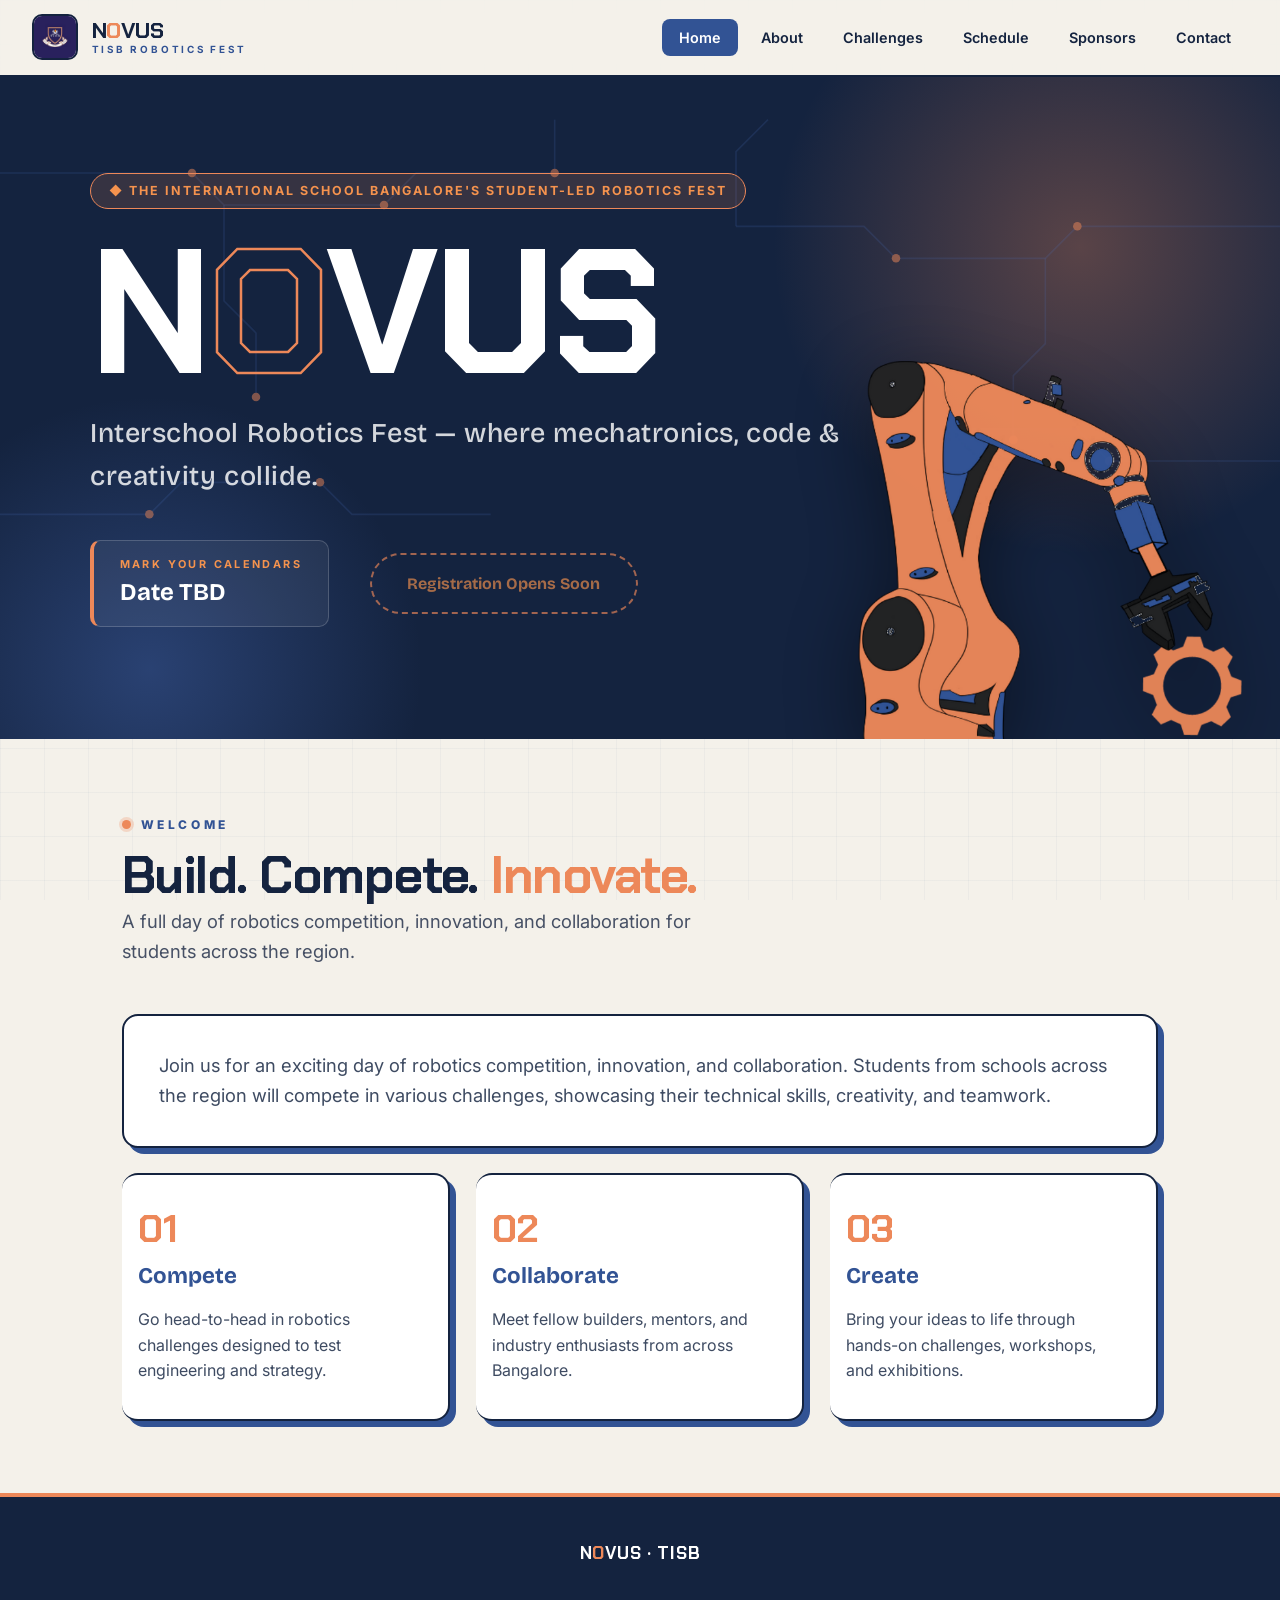
<file: index.html>
<!DOCTYPE html>
<html lang="en">
<head>
<meta charset="UTF-8">
<meta name="viewport" content="width=device-width, initial-scale=1.0">
<title>NOVUS — Interschool Robotics Fest | TISB</title>
<link rel="icon" type="image/png" href="[data-uri]">
<link href="https://fonts.googleapis.com/css2?family=Chakra+Petch:wght@400;500;600;700&family=Bricolage+Grotesque:opsz,wght@12..96,400;12..96,600;12..96,700;12..96,800&family=Inter:wght@400;500;600;700;800&display=swap" rel="stylesheet">
<style>
:root {
    --orange: #ED8859;
    --orange-bright: #F5934E;
    --orange-deep: #D9743F;
    --blue: #325394;
    --blue-deep: #25406f;
    --blue-bright: #4a6fbf;
    --ink: #14233f;
    --paper: #f4f1ea;
    --paper-warm: #ece6da;
    --white: #ffffff;
}

* { margin: 0; padding: 0; box-sizing: border-box; }

html { scroll-behavior: smooth; }

body {
    font-family: 'Inter', sans-serif;
    background: var(--paper);
    color: var(--ink);
    line-height: 1.6;
    overflow-x: hidden;
    min-height: 100vh;
    display: flex;
    flex-direction: column;
}

/* Content area grows so footer is pushed to the bottom on short pages */
main {
    flex: 1 0 auto;
    display: flex;
    flex-direction: column;
}
main .page.active {
    flex: 1 0 auto;
}
footer { flex-shrink: 0; }

/* ---------- Decorative grid background ---------- */
.bg-grid {
    position: fixed;
    inset: 0;
    background-image:
        linear-gradient(rgba(50,83,148,0.04) 1px, transparent 1px),
        linear-gradient(90deg, rgba(50,83,148,0.04) 1px, transparent 1px);
    background-size: 44px 44px;
    z-index: 0;
    pointer-events: none;
}

/* ---------- Navigation ---------- */
nav {
    position: sticky;
    top: 0;
    z-index: 1000;
    background: rgba(244,241,234,0.85);
    backdrop-filter: blur(12px);
    border-bottom: 2px solid var(--ink);
}

.nav-container {
    max-width: 1300px;
    margin: 0 auto;
    padding: 0.9rem 2rem;
    display: flex;
    align-items: center;
    justify-content: space-between;
    gap: 1.5rem;
    flex-wrap: wrap;
}

.brand {
    display: flex;
    align-items: center;
    gap: 0.85rem;
    text-decoration: none;
    color: var(--ink);
}

.brand-logo {
    width: 46px;
    height: 46px;
    border-radius: 10px;
    overflow: hidden;
    border: 2px solid var(--ink);
    flex-shrink: 0;
    display: block;
    background: var(--white);
}

.brand-logo img { width: 100%; height: 100%; object-fit: cover; display: block; }

.brand-text { display: flex; flex-direction: column; line-height: 1; }
.brand-name {
    font-family: 'Chakra Petch', sans-serif;
    font-weight: 700;
    font-size: 1.4rem;
    letter-spacing: -0.02em;
}
.brand-name .o { color: var(--orange); }
.brand-sub {
    font-size: 0.62rem;
    font-weight: 700;
    letter-spacing: 0.28em;
    text-transform: uppercase;
    color: var(--blue);
    margin-top: 3px;
}

nav ul { list-style: none; display: flex; gap: 0.35rem; flex-wrap: wrap; }

/* Hamburger toggle — hidden on desktop, shown only on mobile */
.nav-toggle {
    display: none;
    flex-direction: column;
    justify-content: center;
    align-items: center;
    gap: 5px;
    width: 44px;
    height: 44px;
    padding: 0;
    background: transparent;
    border: none;
    cursor: pointer;
}
.nav-toggle span {
    display: block;
    width: 26px;
    height: 3px;
    background: var(--ink);
    border-radius: 2px;
    transition: transform 0.3s ease, opacity 0.2s ease;
    flex-shrink: 0;
}
.nav-toggle.open span:nth-child(1) { transform: translateY(7.5px) rotate(45deg); }
.nav-toggle.open span:nth-child(2) { opacity: 0; }
.nav-toggle.open span:nth-child(3) { transform: translateY(-7.5px) rotate(-45deg); }

nav a.nav-link {
    color: var(--ink);
    text-decoration: none;
    font-weight: 600;
    font-size: 0.9rem;
    padding: 0.5rem 0.95rem;
    border-radius: 8px;
    transition: all 0.2s ease;
    border: 2px solid transparent;
    cursor: pointer;
}
nav a.nav-link:hover { background: rgba(50,83,148,0.08); }
nav a.nav-link.active {
    background: var(--blue);
    color: var(--white);
}

/* ---------- Page sections ---------- */
.page { display: none; position: relative; z-index: 1; }
.page.active { display: block; animation: fade 0.5s ease; }
@keyframes fade { from { opacity: 0; transform: translateY(12px); } to { opacity: 1; transform: translateY(0); } }

/* Staggered entrance for content blocks when a page activates */
.page.active .reveal {
    opacity: 0;
    animation: rise 0.7s cubic-bezier(0.16,1,0.3,1) forwards;
}
@keyframes rise {
    from { opacity: 0; transform: translateY(28px); }
    to { opacity: 1; transform: translateY(0); }
}
.page.active .reveal:nth-child(1) { animation-delay: 0.05s; }
.page.active .reveal:nth-child(2) { animation-delay: 0.15s; }
.page.active .reveal:nth-child(3) { animation-delay: 0.25s; }
.page.active .reveal:nth-child(4) { animation-delay: 0.35s; }
.page.active .reveal:nth-child(5) { animation-delay: 0.45s; }
.page.active .reveal:nth-child(6) { animation-delay: 0.55s; }

/* Hero entrance */
.page.active .hero-badge { animation: rise 0.7s cubic-bezier(0.16,1,0.3,1) 0.05s backwards; }
.page.active .hero h1 { animation: heroPop 0.9s cubic-bezier(0.16,1,0.3,1) 0.15s backwards; }
.page.active .hero-tag { animation: rise 0.7s cubic-bezier(0.16,1,0.3,1) 0.35s backwards; }
.page.active .hero-meta { animation: rise 0.7s cubic-bezier(0.16,1,0.3,1) 0.5s backwards; }
@keyframes heroPop {
    from { opacity: 0; transform: translateY(40px) scale(0.95); }
    to { opacity: 1; transform: translateY(0) scale(1); }
}

/* The stroked O in the hero */
.hero h1 .stroke {
    display: inline-block;
}

/* Nav links get an animated underline */
nav a.nav-link { position: relative; }
nav a.nav-link::after {
    content: '';
    position: absolute;
    left: 0.95rem; right: 0.95rem;
    bottom: 0.25rem;
    height: 2px;
    background: var(--orange);
    transform: scaleX(0);
    transform-origin: left;
    transition: transform 0.3s cubic-bezier(0.16,1,0.3,1);
}
nav a.nav-link:hover::after { transform: scaleX(1); }
nav a.nav-link.active::after { transform: scaleX(0); }

@media (prefers-reduced-motion: reduce) {
    *, *::before, *::after { animation: none !important; transition: none !important; }
}

.container { max-width: 1100px; margin: 0 auto; padding: 4.5rem 2rem; position: relative; z-index: 1; }

.section-title {
    font-family: 'Chakra Petch', sans-serif;
    font-weight: 700;
    font-size: clamp(2rem, 4.5vw, 3.2rem);
    letter-spacing: -0.03em;
    margin-bottom: 0.4rem;
    line-height: 1;
}
.section-title .accent { color: var(--orange); }
.section-kicker {
    font-size: 0.75rem;
    font-weight: 800;
    letter-spacing: 0.3em;
    text-transform: uppercase;
    color: var(--blue);
    margin-bottom: 1rem;
    display: inline-flex;
    align-items: center;
    gap: 0.6rem;
}
.section-kicker::before {
    content: '';
    width: 9px;
    height: 9px;
    border-radius: 50%;
    background: var(--orange);
    box-shadow: 0 0 0 3px rgba(237,136,89,0.25);
    animation: blink 2.2s ease-in-out infinite;
    flex-shrink: 0;
}
@keyframes blink {
    0%, 100% { opacity: 1; box-shadow: 0 0 0 3px rgba(237,136,89,0.25); }
    50% { opacity: 0.4; box-shadow: 0 0 0 6px rgba(237,136,89,0.08); }
}
.section-lead {
    font-size: 1.15rem;
    max-width: 640px;
    color: rgba(20,35,63,0.78);
    margin-bottom: 3rem;
}

/* ---------- Hero ---------- */
.hero {
    position: relative;
    background: var(--ink);
    color: var(--white);
    overflow: hidden;
    padding: 6rem 2rem 7rem;
}
/* circuit-board trace texture */
.hero-circuit {
    position: absolute;
    inset: 0;
    z-index: 1;
    opacity: 0.5;
    pointer-events: none;
}
.hero-circuit .trace {
    fill: none;
    stroke: var(--blue-bright);
    stroke-width: 1.5;
    opacity: 0.35;
}
.hero-circuit .node {
    fill: var(--orange);
}
.hero-circuit .pulse {
    fill: var(--orange-bright);
    opacity: 0;
    animation: pulseNode 4s ease-in-out infinite;
}
.hero-circuit .pulse.p2 { animation-delay: 1.3s; }
.hero-circuit .pulse.p3 { animation-delay: 2.6s; }
.hero-circuit .pulse.p4 { animation-delay: 0.7s; }
@keyframes pulseNode {
    0%, 100% { opacity: 0; r: 3; }
    50% { opacity: 1; r: 6; }
}
.hero::before {
    content: '';
    position: absolute;
    width: 700px; height: 700px;
    background: radial-gradient(circle, var(--orange) 0%, transparent 62%);
    opacity: 0.32;
    top: -180px; right: -150px;
    animation: float 11s ease-in-out infinite;
}
.hero::after {
    content: '';
    position: absolute;
    width: 620px; height: 620px;
    background: radial-gradient(circle, var(--blue-bright) 0%, transparent 62%);
    opacity: 0.4;
    bottom: -240px; left: -160px;
    animation: float 13s ease-in-out infinite reverse;
}
@keyframes float { 0%,100% { transform: translate(0,0); } 50% { transform: translate(28px,30px); } }

/* robotic arm decoration */
.hero-robot {
    position: absolute;
    right: 3%;
    bottom: -2%;
    width: clamp(240px, 30vw, 430px);
    height: auto;
    z-index: 2;
    opacity: 0.96;
    filter: drop-shadow(0 18px 40px rgba(0,0,0,0.45));
    animation: armFloat 7s ease-in-out infinite;
    transform-origin: bottom center;
    pointer-events: none;
}
@keyframes armFloat {
    0%, 100% { transform: translateY(0) rotate(0deg); }
    50% { transform: translateY(-14px) rotate(-1.2deg); }
}
@media (max-width: 880px) {
    .hero-robot { opacity: 0.18; right: -6%; bottom: 0; width: 320px; }
}

.hero-inner { max-width: 1100px; margin: 0 auto; position: relative; z-index: 3; }
@media (min-width: 881px) {
    .hero-inner { padding-right: clamp(0px, 22vw, 360px); }
}
.hero-badge {
    display: inline-flex;
    align-items: center;
    gap: 0.5rem;
    background: rgba(237,136,89,0.16);
    border: 1.5px solid var(--orange);
    color: var(--orange-bright);
    padding: 0.45rem 1.1rem;
    border-radius: 50px;
    font-size: 0.78rem;
    font-weight: 700;
    letter-spacing: 0.16em;
    text-transform: uppercase;
    margin-bottom: 1.8rem;
}
.hero h1 {
    font-family: 'Chakra Petch', sans-serif;
    font-weight: 700;
    font-size: clamp(4rem, 14vw, 11rem);
    line-height: 0.85;
    letter-spacing: -0.03em;
    margin-bottom: 1.5rem;
}
.hero h1 .stroke {
    -webkit-text-stroke: 2.5px var(--orange);
    color: transparent;
}
.hero-tag {
    font-family: 'Bricolage Grotesque', sans-serif;
    font-size: clamp(1.1rem, 2.4vw, 1.7rem);
    font-weight: 500;
    color: rgba(255,255,255,0.82);
    letter-spacing: 0.02em;
    margin-bottom: 2.6rem;
}
.hero-meta { display: flex; gap: 2.6rem; flex-wrap: wrap; align-items: center; }
.hero-date {
    display: inline-flex;
    flex-direction: column;
    background: rgba(255,255,255,0.06);
    border: 1.5px solid rgba(255,255,255,0.18);
    border-left: 4px solid var(--orange);
    padding: 0.9rem 1.6rem;
    border-radius: 10px;
}
.hero-date .lbl { font-size: 0.68rem; letter-spacing: 0.22em; text-transform: uppercase; color: var(--orange-bright); font-weight: 700; }
.hero-date .val { font-family: 'Bricolage Grotesque', sans-serif; font-size: 1.5rem; font-weight: 700; }

/* ---------- Buttons ---------- */
.btn {
    display: inline-flex;
    align-items: center;
    gap: 0.6rem;
    font-family: 'Bricolage Grotesque', sans-serif;
    font-weight: 700;
    font-size: 1rem;
    padding: 1rem 2.2rem;
    border-radius: 50px;
    text-decoration: none;
    cursor: pointer;
    border: 2px solid var(--orange);
    transition: all 0.25s cubic-bezier(0.16,1,0.3,1);
}
.btn-primary { background: var(--orange); color: var(--ink); }
.btn-primary:hover { background: var(--orange-bright); transform: translateY(-3px); box-shadow: 0 12px 28px rgba(237,136,89,0.35); }
.btn-disabled { background: transparent; color: var(--orange-bright); opacity: 0.65; cursor: not-allowed; border-style: dashed; }

/* ---------- Cards ---------- */
.card {
    background: var(--white);
    border: 2px solid var(--ink);
    border-radius: 16px;
    padding: 2.2rem;
    box-shadow: 6px 6px 0 var(--blue);
    transition: all 0.25s cubic-bezier(0.16,1,0.3,1);
}
.card:hover { transform: translate(-3px,-3px); box-shadow: 9px 9px 0 var(--orange); }
.card h3 { font-family: 'Bricolage Grotesque', sans-serif; font-size: 1.4rem; font-weight: 700; margin-bottom: 0.8rem; color: var(--blue); }
.card p { color: rgba(20,35,63,0.82); }
.card p strong { color: var(--orange-deep); }

.card-stack { display: flex; flex-direction: column; gap: 1.6rem; }

.grid-2 { display: grid; grid-template-columns: repeat(auto-fit, minmax(300px,1fr)); gap: 1.6rem; }
.grid-3 { display: grid; grid-template-columns: repeat(auto-fit, minmax(260px,1fr)); gap: 1.6rem; }

/* number badge */
.numbered { position: relative; padding-left: 1rem; border-left: none; }
.num-tag {
    font-family: 'Chakra Petch', sans-serif;
    font-weight: 700;
    font-size: 2.4rem;
    color: var(--orange);
    line-height: 1;
    margin-bottom: 0.6rem;
    display: block;
}

/* ---------- Schedule ---------- */
.timeline { display: flex; flex-direction: column; gap: 1rem; }
.slot {
    display: flex;
    gap: 1.6rem;
    align-items: center;
    background: var(--white);
    border: 2px solid var(--ink);
    border-radius: 14px;
    padding: 1.3rem 1.6rem;
    transition: all 0.2s ease;
}
.slot:hover { background: var(--paper-warm); transform: translateX(6px); }
.slot .time {
    font-family: 'Bricolage Grotesque', sans-serif;
    font-weight: 700;
    background: var(--blue);
    color: var(--white);
    padding: 0.7rem 1rem;
    border-radius: 9px;
    min-width: 130px;
    text-align: center;
    flex-shrink: 0;
}
.slot .what h3 { font-family: 'Bricolage Grotesque', sans-serif; font-size: 1.15rem; margin-bottom: 0.2rem; }
.slot .what p { color: rgba(20,35,63,0.7); font-size: 0.95rem; }

/* ---------- Contact ---------- */
.contact-grid { display: grid; grid-template-columns: repeat(auto-fit, minmax(240px,1fr)); gap: 1.4rem; margin-bottom: 2.5rem; }
.contact-card {
    background: var(--white);
    border: 2px solid var(--ink);
    border-radius: 14px;
    padding: 1.8rem;
    box-shadow: 5px 5px 0 var(--blue);
}
.contact-card .ico { margin-bottom: 0.8rem; color: var(--orange); }
.contact-card .ico svg { width: 30px; height: 30px; }
.contact-card h3 { font-family: 'Bricolage Grotesque', sans-serif; color: var(--blue); font-size: 1.05rem; letter-spacing: 0.04em; text-transform: uppercase; margin-bottom: 0.6rem; }
.contact-card p, .contact-card a { color: rgba(20,35,63,0.85); text-decoration: none; }
.contact-card a:hover { color: var(--orange-deep); }
.map-wrap { border: 2px solid var(--ink); border-radius: 16px; overflow: hidden; box-shadow: 6px 6px 0 var(--orange); }
.map-wrap iframe { width: 100%; height: 380px; border: 0; display: block; }

/* ---------- Sponsor / placeholder ---------- */
.soon {
    background: rgba(50,83,148,0.05);
    border: 2px dashed var(--blue);
    border-radius: 16px;
    padding: 3rem 2rem;
    text-align: center;
}
.soon h3 { font-family: 'Bricolage Grotesque', sans-serif; color: var(--blue); font-size: 1.3rem; margin-bottom: 0.6rem; }
.soon p { color: rgba(20,35,63,0.7); }

/* ---------- Footer ---------- */
footer {
    background: var(--ink);
    color: rgba(255,255,255,0.75);
    text-align: center;
    padding: 2.6rem 2rem;
    position: relative;
    z-index: 1;
    border-top: 4px solid var(--orange);
}
footer .fbrand { font-family: 'Chakra Petch', sans-serif; font-weight: 700; color: var(--white); font-size: 1.1rem; letter-spacing: 0.04em; margin-bottom: 0.4rem; }
footer .fbrand .o { color: var(--orange); }
footer p { font-size: 0.88rem; }

/* ---------- Responsive ---------- */
@media (max-width: 760px) {
    .nav-container {
        justify-content: space-between;
        flex-wrap: nowrap;
        padding: 0.7rem 1.2rem;
    }
    .nav-toggle { display: flex; }

    /* Menu becomes a dropdown panel */
    nav ul {
        position: absolute;
        top: 100%;
        left: 0;
        right: 0;
        flex-direction: column;
        gap: 0;
        background: var(--paper);
        border-bottom: 2px solid var(--ink);
        box-shadow: 0 12px 24px rgba(20,35,63,0.12);
        max-height: 0;
        overflow: hidden;
        transition: max-height 0.35s cubic-bezier(0.16,1,0.3,1);
    }
    nav ul.open { max-height: 420px; }
    nav ul li { width: 100%; border-top: 1px solid rgba(20,35,63,0.08); }
    nav a.nav-link {
        display: block;
        width: 100%;
        padding: 1rem 1.4rem;
        border-radius: 0;
        font-size: 1rem;
        border: none;
    }
    nav a.nav-link::after { display: none; }
    nav a.nav-link.active { background: var(--blue); color: var(--white); }
    nav { position: sticky; }

    .brand-name { font-size: 1.2rem; }
    .brand-sub { display: none; }
    .brand-logo { width: 40px; height: 40px; }

    .hero-meta { gap: 1.4rem; }
    .slot { flex-direction: column; align-items: flex-start; gap: 0.8rem; }
    .slot .time { min-width: auto; }
}
</style>
</head>
<body>
<div class="bg-grid"></div>

<nav>
    <div class="nav-container">
        <div class="brand">
            <a href="https://www.tisb.org/" target="_blank" rel="noopener noreferrer" class="brand-logo" aria-label="Visit TISB website"><img src="[data-uri]" alt="TISB logo"></a>
            <span class="brand-text">
                <span class="brand-name">N<span class="o">O</span>VUS</span>
                <span class="brand-sub">TISB Robotics Fest</span>
            </span>
        </div>
        <button class="nav-toggle" id="navToggle" aria-label="Open menu" aria-expanded="false">
            <span></span><span></span><span></span>
        </button>
        <ul>
            <li><a class="nav-link active" data-go="home">Home</a></li>
            <li><a class="nav-link" data-go="about">About</a></li>
            <li><a class="nav-link" data-go="challenges">Challenges</a></li>
            <li><a class="nav-link" data-go="schedule">Schedule</a></li>
            <li><a class="nav-link" data-go="sponsors">Sponsors</a></li>
            <li><a class="nav-link" data-go="contact">Contact</a></li>
        </ul>
    </div>
</nav>

<main>

<!-- ============ HOME ============ -->
<section class="page active" id="home">
    <div class="hero">
        <svg class="hero-circuit" viewBox="0 0 1200 500" preserveAspectRatio="xMidYMid slice" xmlns="http://www.w3.org/2000/svg">
            <path class="trace" d="M0 90 H180 L210 120 H360 L390 90 H520"/>
            <path class="trace" d="M1200 140 H1010 L980 170 H840 L810 140 H690"/>
            <path class="trace" d="M0 410 H140 L170 380 H300 L330 410 H460"/>
            <path class="trace" d="M1200 360 H1040 L1010 330 H900"/>
            <path class="trace" d="M210 120 V210 L240 240 V300"/>
            <path class="trace" d="M980 170 V250 L950 280 V340"/>
            <path class="trace" d="M520 90 V40"/>
            <path class="trace" d="M690 140 V70 L720 40"/>
            <circle class="node" cx="180" cy="90" r="4"/>
            <circle class="node" cx="360" cy="120" r="4"/>
            <circle class="node" cx="520" cy="90" r="4"/>
            <circle class="node" cx="1010" cy="140" r="4"/>
            <circle class="node" cx="840" cy="170" r="4"/>
            <circle class="node" cx="140" cy="410" r="4"/>
            <circle class="node" cx="300" cy="380" r="4"/>
            <circle class="node" cx="1040" cy="360" r="4"/>
            <circle class="node" cx="240" cy="300" r="4"/>
            <circle class="node" cx="950" cy="340" r="4"/>
            <circle class="pulse" cx="360" cy="120" r="3"/>
            <circle class="pulse p2" cx="840" cy="170" r="3"/>
            <circle class="pulse p3" cx="300" cy="380" r="3"/>
            <circle class="pulse p4" cx="950" cy="340" r="3"/>
        </svg>
        <img class="hero-robot" src="[data-uri]" alt="" aria-hidden="true">
        <div class="hero-inner">
            <span class="hero-badge">◆ The International School Bangalore's Student-Led Robotics Fest</span>
            <h1>N<span class="stroke">O</span>VUS</h1>
            <p class="hero-tag">Interschool Robotics Fest — where mechatronics, code &amp; creativity collide.</p>
            <div class="hero-meta">
                <div class="hero-date">
                    <span class="lbl">Mark your calendars</span>
                    <span class="val">Date TBD</span>
                </div>
                <a class="btn btn-disabled">Registration Opens Soon</a>
            </div>
        </div>
    </div>

    <div class="container">
        <span class="section-kicker reveal">Welcome</span>
        <h2 class="section-title reveal">Build. Compete. <span class="accent">Innovate.</span></h2>
        <p class="section-lead reveal">A full day of robotics competition, innovation, and collaboration for students across the region.</p>
        <div class="card-stack reveal">
            <div class="card">
                <p style="font-size:1.15rem;">Join us for an exciting day of robotics competition, innovation, and collaboration. Students from schools across the region will compete in various challenges, showcasing their technical skills, creativity, and teamwork.</p>
            </div>
            <div class="grid-3">
                <div class="card numbered"><span class="num-tag">01</span><h3>Compete</h3><p>Go head-to-head in robotics challenges designed to test engineering and strategy.</p></div>
                <div class="card numbered"><span class="num-tag">02</span><h3>Collaborate</h3><p>Meet fellow builders, mentors, and industry enthusiasts from across Bangalore.</p></div>
                <div class="card numbered"><span class="num-tag">03</span><h3>Create</h3><p>Bring your ideas to life through hands-on challenges, workshops, and exhibitions.</p></div>
            </div>
        </div>
    </div>
</section>

<!-- ============ ABOUT ============ -->
<section class="page" id="about">
    <div class="container">
        <span class="section-kicker reveal">Our Story</span>
        <h2 class="section-title reveal">About <span class="accent">Novus</span></h2>
        <p class="section-lead reveal">Bangalore's first student-led robotics fest, built by enthusiasts for enthusiasts.</p>
        <div class="card-stack reveal">
            <div class="card">
                <h3>What is Novus?</h3>
                <p>Novus is Bangalore's first student-led robotics fest. This non-profit initiative aims to build a community of mechatronics and robotics enthusiasts. The one-day event encourages collaboration, innovation, and learning through interactive challenges, workshops, and exhibitions.</p>
            </div>
            <div class="card">
                <h3>Our Story</h3>
                <p>NOVUS began with the vision of <strong>Aditya Iyer</strong>, a passionate student who saw the potential for a robotics community in Bangalore. Starting as a small gathering of innovators, NOVUS has grown into a full-scale festival celebrating technology, creativity, and collaboration.</p>
            </div>
            <div class="card">
                <h3>The Future</h3>
                <p>The first edition sparked excitement and curiosity, laying the foundation for what would become an annual hub for robotics and innovation. Each year, NOVUS will continue to grow — uniting students, mentors, and industry experts to shape the future of robotics in India.</p>
            </div>
        </div>
    </div>
</section>

<!-- ============ CHALLENGES ============ -->
<section class="page" id="challenges">
    <div class="container">
        <span class="section-kicker reveal">The Arena</span>
        <h2 class="section-title reveal">Robotics <span class="accent">Challenges</span></h2>
        <p class="section-lead reveal">Test your build against the best. Full challenge details drop soon.</p>
        <div class="card-stack reveal">
            <div class="soon">
                <h3>Challenges Coming Soon</h3>
                <p>Challenge details will be announced soon. Check back for updates!</p>
            </div>
            <div>
                <h2 class="section-title" style="font-size:1.8rem; margin-top:1.5rem; margin-bottom:1.4rem;">Official <span class="accent">Rulebook</span></h2>
                <div class="soon">
                    <h3>Rulebook Coming Soon</h3>
                    <p>The official challenge rulebook will be available soon.</p>
                </div>
            </div>
        </div>
    </div>
</section>

<!-- ============ SCHEDULE ============ -->
<section class="page" id="schedule">
    <div class="container">
        <span class="section-kicker reveal">Run of Show</span>
        <h2 class="section-title reveal">Event <span class="accent">Schedule</span></h2>
        <p class="section-lead reveal">The detailed run-of-show is being finalized. Here's the shape of the day.</p>
        <div class="soon reveal">
            <h3>Full Schedule Coming Soon</h3>
            <p>The detailed event schedule will be released soon. Check back for updates!</p>
        </div>
    </div>
</section>

<!-- ============ SPONSORS ============ -->
<section class="page" id="sponsors">
    <div class="container">
        <span class="section-kicker reveal">Backers</span>
        <h2 class="section-title reveal">Our <span class="accent">Sponsors</span></h2>
        <p class="section-lead reveal">We are grateful for the support of the partners who make Novus possible.</p>
        <div class="card-stack reveal">
            <div class="soon">
                <h3>Sponsors To Be Announced</h3>
                <p>We are grateful for the support of our sponsors who make Novus possible.</p>
            </div>
            <div class="card" style="text-align:center;">
                <h3 style="color:var(--orange-deep);">Interested in Sponsoring?</h3>
                <p style="margin-top:0.8rem;">If you are interested in sponsoring Novus 2026, please reach out to our team.</p>
                <p style="margin-top:1rem; font-size:1.1rem;">Email: <a href="mailto:novus@tisb.ac.in" style="color:var(--blue); font-weight:700; text-decoration:none;">novus@tisb.ac.in</a></p>
            </div>
        </div>
    </div>
</section>

<!-- ============ CONTACT ============ -->
<section class="page" id="contact">
    <div class="container">
        <span class="section-kicker reveal">Get In Touch</span>
        <h2 class="section-title reveal">Contact <span class="accent">Us</span></h2>
        <p class="section-lead reveal">Have questions about Novus, or want to register your team? Reach out below.</p>
        <div class="contact-grid reveal">
            <div class="contact-card">
                <div class="ico"><svg viewBox="0 0 24 24" fill="none" stroke="currentColor" stroke-width="2" stroke-linecap="round" stroke-linejoin="round"><rect x="2" y="4" width="20" height="16" rx="2"/><path d="m2 7 10 6 10-6"/></svg></div>
                <h3>Email</h3>
                <p><a href="mailto:novus@tisb.ac.in">novus@tisb.ac.in</a></p>
                <p style="font-size:0.85rem; color:rgba(20,35,63,0.55); margin-top:0.4rem;">For general inquiries</p>
            </div>
            <div class="contact-card">
                <div class="ico"><svg viewBox="0 0 24 24" fill="none" stroke="currentColor" stroke-width="2" stroke-linecap="round" stroke-linejoin="round"><path d="M22 16.92v3a2 2 0 0 1-2.18 2 19.79 19.79 0 0 1-8.63-3.07 19.5 19.5 0 0 1-6-6 19.79 19.79 0 0 1-3.07-8.67A2 2 0 0 1 4.11 2h3a2 2 0 0 1 2 1.72c.13.96.36 1.9.7 2.81a2 2 0 0 1-.45 2.11L8.09 9.91a16 16 0 0 0 6 6l1.27-1.27a2 2 0 0 1 2.11-.45c.91.34 1.85.57 2.81.7A2 2 0 0 1 22 16.92z"/></svg></div>
                <h3>Phone</h3>
                <p><a href="tel:+918067235900">+91 80672 35900</a></p>
                <p style="font-size:0.85rem; color:rgba(20,35,63,0.55); margin-top:0.4rem;">School reception</p>
            </div>
            <div class="contact-card">
                <div class="ico"><svg viewBox="0 0 24 24" fill="none" stroke="currentColor" stroke-width="2" stroke-linecap="round" stroke-linejoin="round"><path d="M20 10c0 6-8 12-8 12s-8-6-8-12a8 8 0 0 1 16 0Z"/><circle cx="12" cy="10" r="3"/></svg></div>
                <h3>Location</h3>
                <p>The International School Bangalore</p>
                <p style="font-size:0.85rem; color:rgba(20,35,63,0.6); margin-top:0.4rem;">NAFL Valley, Sarjapur Road, near Dommasandra, Whitefield, Bengaluru, Karnataka 562125</p>
            </div>
        </div>
        <div class="map-wrap reveal">
            <iframe
                src="https://www.google.com/maps?q=The+International+School+Bangalore,+NAFL+Valley,+Sarjapur+Road,+Bengaluru,+Karnataka+562125&output=embed"
                loading="lazy" referrerpolicy="no-referrer-when-downgrade" title="TISB Location"></iframe>
        </div>
        <div class="card reveal" style="margin-top:2.5rem;">
            <h3>Registration Information</h3>
            <p>Registration details and forms will be available soon.</p>
        </div>
    </div>
</section>

</main>

<footer>
    <p class="fbrand">N<span class="o">O</span>VUS · TISB</p>
</footer>

<script>
const links = document.querySelectorAll('[data-go]');
const pages = document.querySelectorAll('.page');
const navToggle = document.getElementById('navToggle');
const navMenu = document.querySelector('nav ul');

function closeMenu() {
    navMenu.classList.remove('open');
    navToggle.classList.remove('open');
    navToggle.setAttribute('aria-expanded', 'false');
}

function go(id) {
    pages.forEach(p => p.classList.toggle('active', p.id === id));
    document.querySelectorAll('.nav-link').forEach(l => l.classList.toggle('active', l.dataset.go === id));
    closeMenu();
    window.scrollTo({ top: 0, behavior: 'smooth' });
}
links.forEach(l => l.addEventListener('click', e => { e.preventDefault(); go(l.dataset.go); }));

navToggle.addEventListener('click', () => {
    const isOpen = navMenu.classList.toggle('open');
    navToggle.classList.toggle('open', isOpen);
    navToggle.setAttribute('aria-expanded', isOpen ? 'true' : 'false');
});
</script>
</body>
</html>
</file>
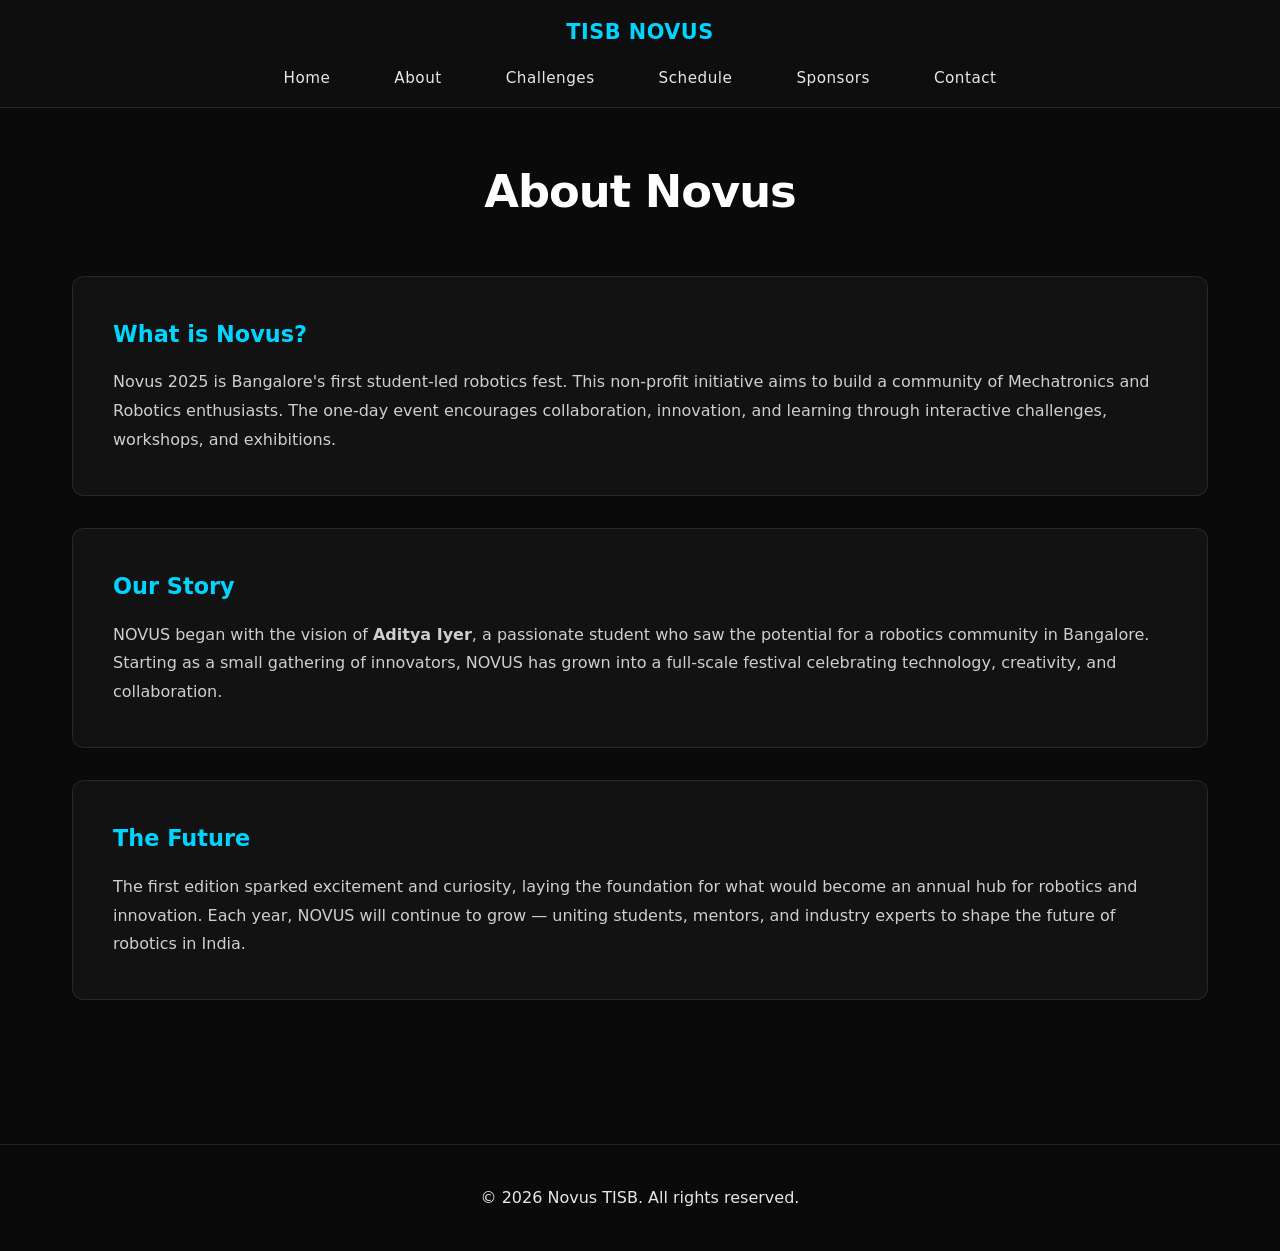
<file: about.html>
<!DOCTYPE html>
<html lang="en">
<head>
    <meta charset="UTF-8">
    <meta name="viewport" content="width=device-width, initial-scale=1.0">
    <title>About - Novus</title>
    <link rel="icon" type="image/x-icon" href="favicon.ico">
    <link rel="stylesheet" href="style.css">
</head>
<body>
    <nav>
        <div class="nav-container">
            <div class="nav-logo">TISB NOVUS</div>
            <ul>
                <li><a href="index.html" class="nav-link">Home</a></li>
                <li><a href="about.html" class="nav-link">About</a></li>
                <li><a href="challenges.html" class="nav-link">Challenges</a></li>
                <li><a href="schedule.html" class="nav-link">Schedule</a></li>
                <li><a href="sponsors.html" class="nav-link">Sponsors</a></li>
                <li><a href="contact.html" class="nav-link">Contact</a></li>
            </ul>
        </div>
    </nav>

    <div class="container">
        <h2>About Novus</h2>
        <div class="card">
                <h3>What is Novus?</h3>
                <p>Novus 2025 is Bangalore's first student-led robotics fest. This non-profit
                initiative aims to build a community of Mechatronics and Robotics enthusiasts.
                The one-day event encourages collaboration, innovation, and learning through
                interactive challenges, workshops, and exhibitions.</p>
            </div>

            <div class="card">
                <h3>Our Story</h3>
                <p>NOVUS began with the vision of <strong>Aditya Iyer</strong>, a passionate student who saw the
        potential for a robotics community in Bangalore. Starting as a small gathering of
        innovators, NOVUS has grown into a full-scale festival celebrating technology,
        creativity, and collaboration.</p>
            </div>

            <div class="card">
                <h3>The Future</h3>
                <p>The first edition sparked excitement and curiosity, laying the foundation for what
        would become an annual hub for robotics and innovation. Each year, NOVUS will continue
        to grow — uniting students, mentors, and industry experts to shape the future of
        robotics in India.</p>
            </div>

        
    </div>

    <footer>
        <p>&copy; 2026 Novus TISB. All rights reserved.</p>
    </footer>
</body>
</html>
</file>
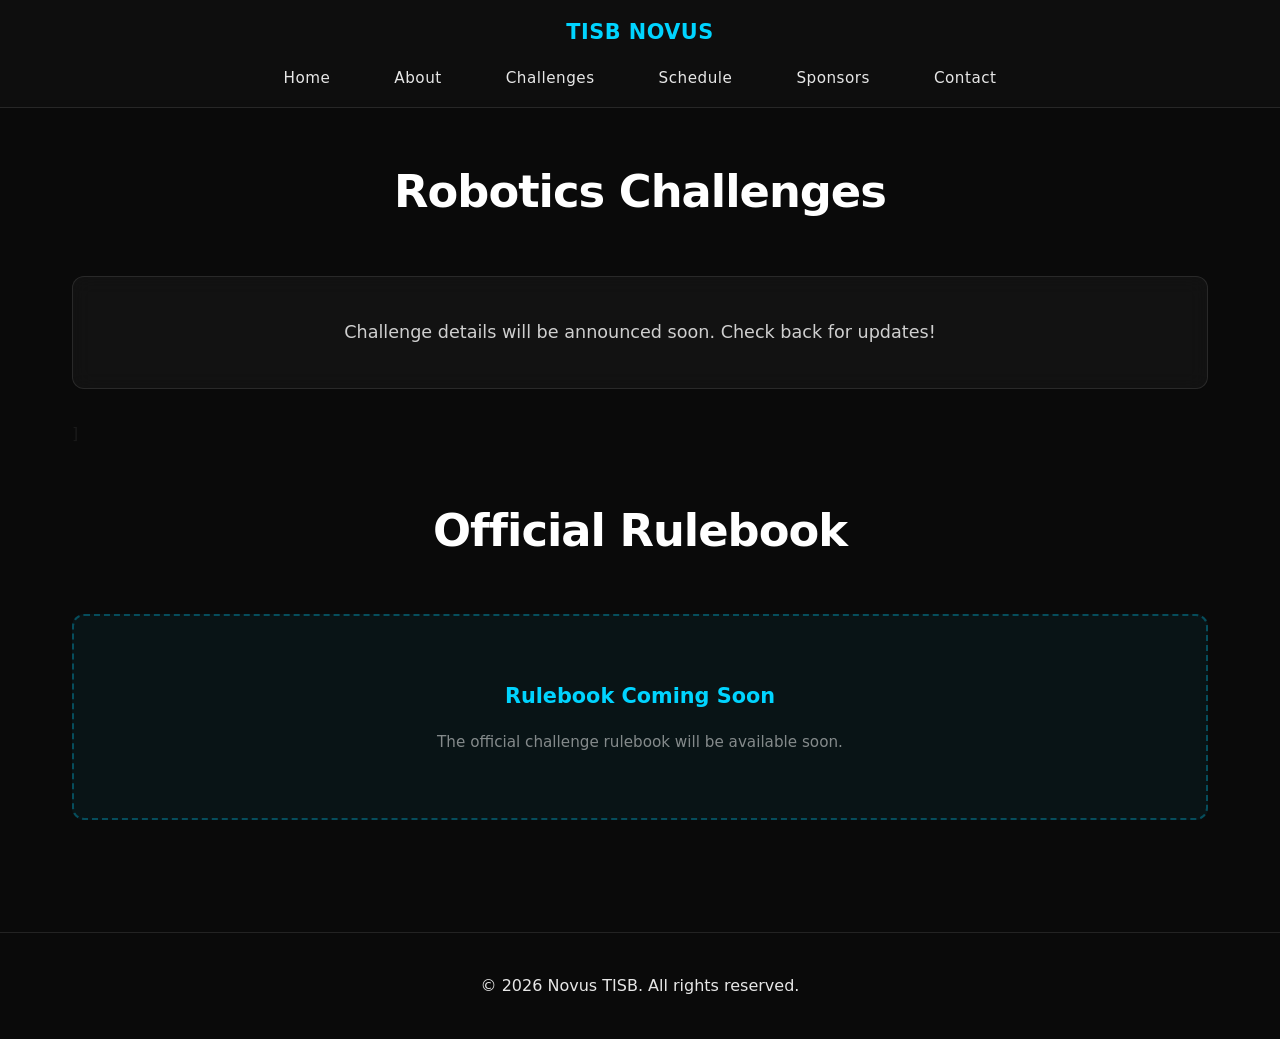
<file: challenges.html>
<!DOCTYPE html>
<html lang="en">
<head>
    <meta charset="UTF-8">
    <meta name="viewport" content="width=device-width, initial-scale=1.0">
    <title>Challenges - Novus</title>
    <link rel="icon" type="image/x-icon" href="favicon.ico">
    <link rel="stylesheet" href="style.css">
</head>
<body>
    <nav>
        <div class="nav-container">
            <div class="nav-logo">TISB NOVUS</div>
            <ul>
                <li><a href="index.html" class="nav-link">Home</a></li>
                <li><a href="about.html" class="nav-link">About</a></li>
                <li><a href="challenges.html" class="nav-link">Challenges</a></li>
                <li><a href="schedule.html" class="nav-link">Schedule</a></li>
                <li><a href="sponsors.html" class="nav-link">Sponsors</a></li>
                <li><a href="contact.html" class="nav-link">Contact</a></li>
            </ul>
        </div>
    </nav>

    <div class="container">
        <h2>Robotics Challenges</h2>

        <div class="card">
            <p style="text-align: center; font-size: 1.1rem;">
                Challenge details will be announced soon. Check back for updates!
            </p>
        </div>

]        <h2 style="margin-top: 3rem;">Official Rulebook</h2>
        
        <div class="pdf-placeholder" style="text-align: center;">
            <h3>Rulebook Coming Soon</h3>
            <p>The official challenge rulebook will be available soon.</p>
        </div>
    </div>

    <footer>
        <p>&copy; 2026 Novus TISB. All rights reserved.</p>
    </footer>
</body>
</html>
</file>
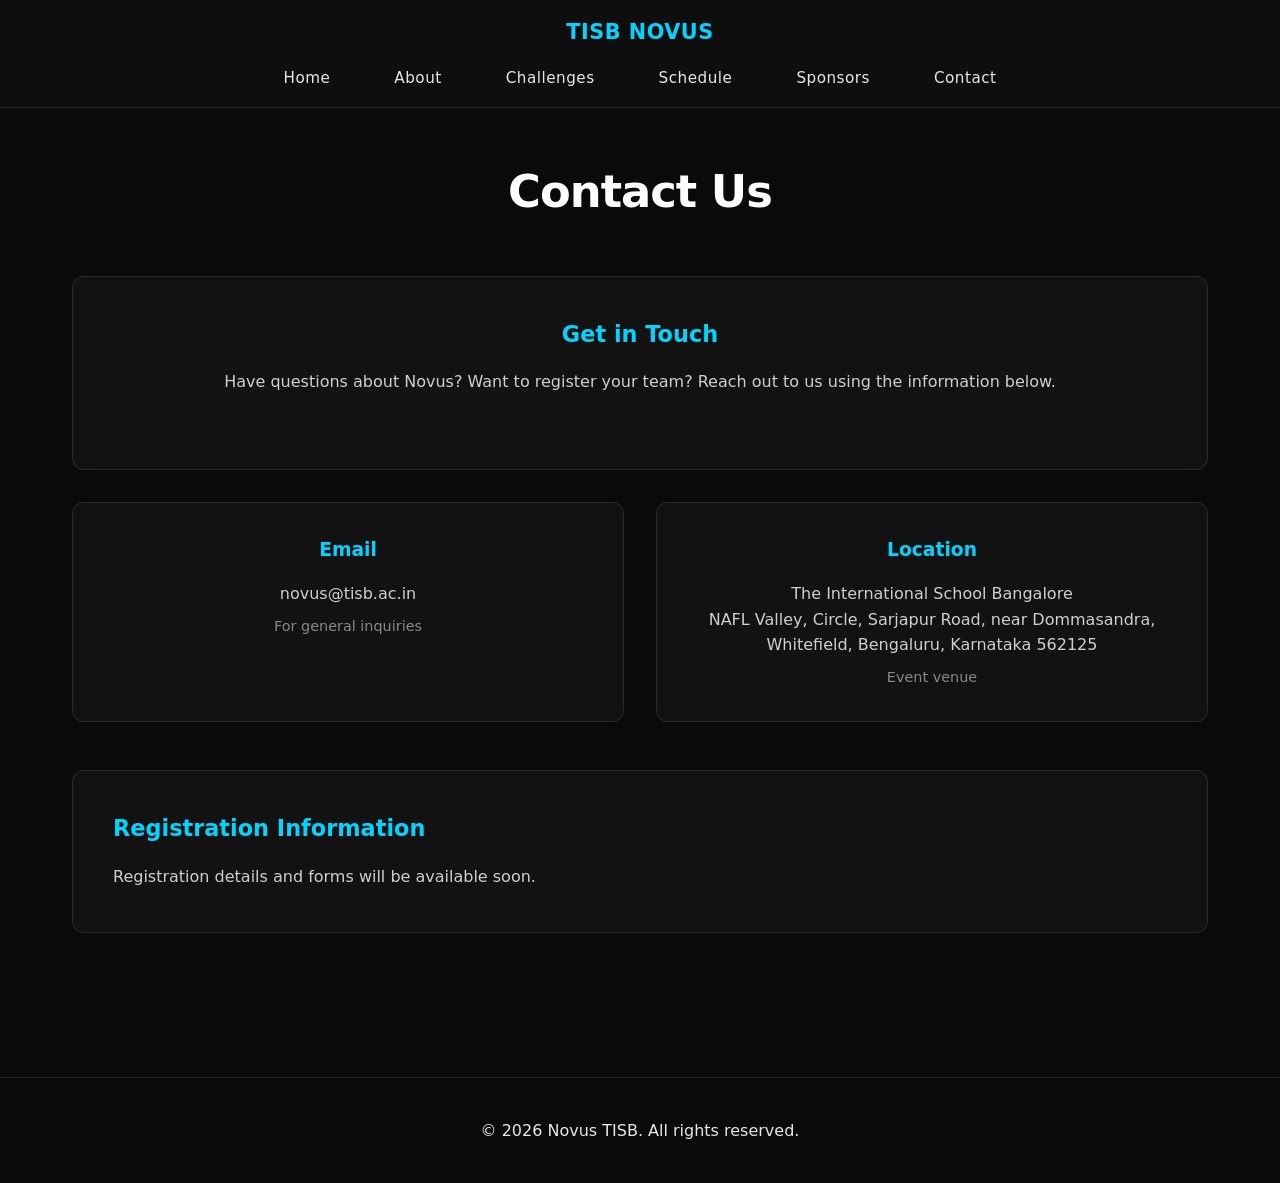
<file: contact.html>
<!DOCTYPE html>
<html lang="en">
<head>
    <meta charset="UTF-8">
    <meta name="viewport" content="width=device-width, initial-scale=1.0">
    <title>Contact - Novus</title>
    <link rel="icon" type="image/x-icon" href="favicon.ico">
    <link rel="stylesheet" href="style.css">
</head>
<body>
    <nav>
        <div class="nav-container">
            <div class="nav-logo">TISB NOVUS</div>
            <ul>
                <li><a href="index.html" class="nav-link">Home</a></li>
                <li><a href="about.html" class="nav-link">About</a></li>
                <li><a href="challenges.html" class="nav-link">Challenges</a></li>
                <li><a href="schedule.html" class="nav-link">Schedule</a></li>
                <li><a href="sponsors.html" class="nav-link">Sponsors</a></li>
                <li><a href="contact.html" class="nav-link">Contact</a></li>
            </ul>
        </div>
    </nav>
    <div class="container">
        <h2>Contact Us</h2>
        
        <div class="card" style="text-align: center;">
            <h3>Get in Touch</h3>
            <p style="margin-bottom: 2rem;">
                Have questions about Novus? Want to register your team? Reach out to us using the information below.
            </p>
        </div>

        <div class="contact-info">
            <div class="contact-card">
                <h3>Email</h3>
                <p>novus@tisb.ac.in</p>
                <p style="font-size: 0.9rem; color: rgba(255, 255, 255, 0.5); margin-top: 0.5rem;">For general inquiries</p>
            </div>

            <div class="contact-card">
                <h3>Location</h3>
                <p>The International School Bangalore</p>
                <p>NAFL Valley, Circle, Sarjapur Road, near Dommasandra, Whitefield, Bengaluru, Karnataka 562125</p>
                <p style="font-size: 0.9rem; color: rgba(255, 255, 255, 0.5); margin-top: 0.5rem;">Event venue</p>
            </div>
        </div>

        <div class="card" style="margin-top: 3rem;">
            <h3>Registration Information</h3>
            <p>
                Registration details and forms will be available soon.
            </p>
        </div>
    </div>

    <footer>
        <p>&copy; 2026 Novus TISB. All rights reserved.</p>
    </footer>
</body>
</html>
</file>
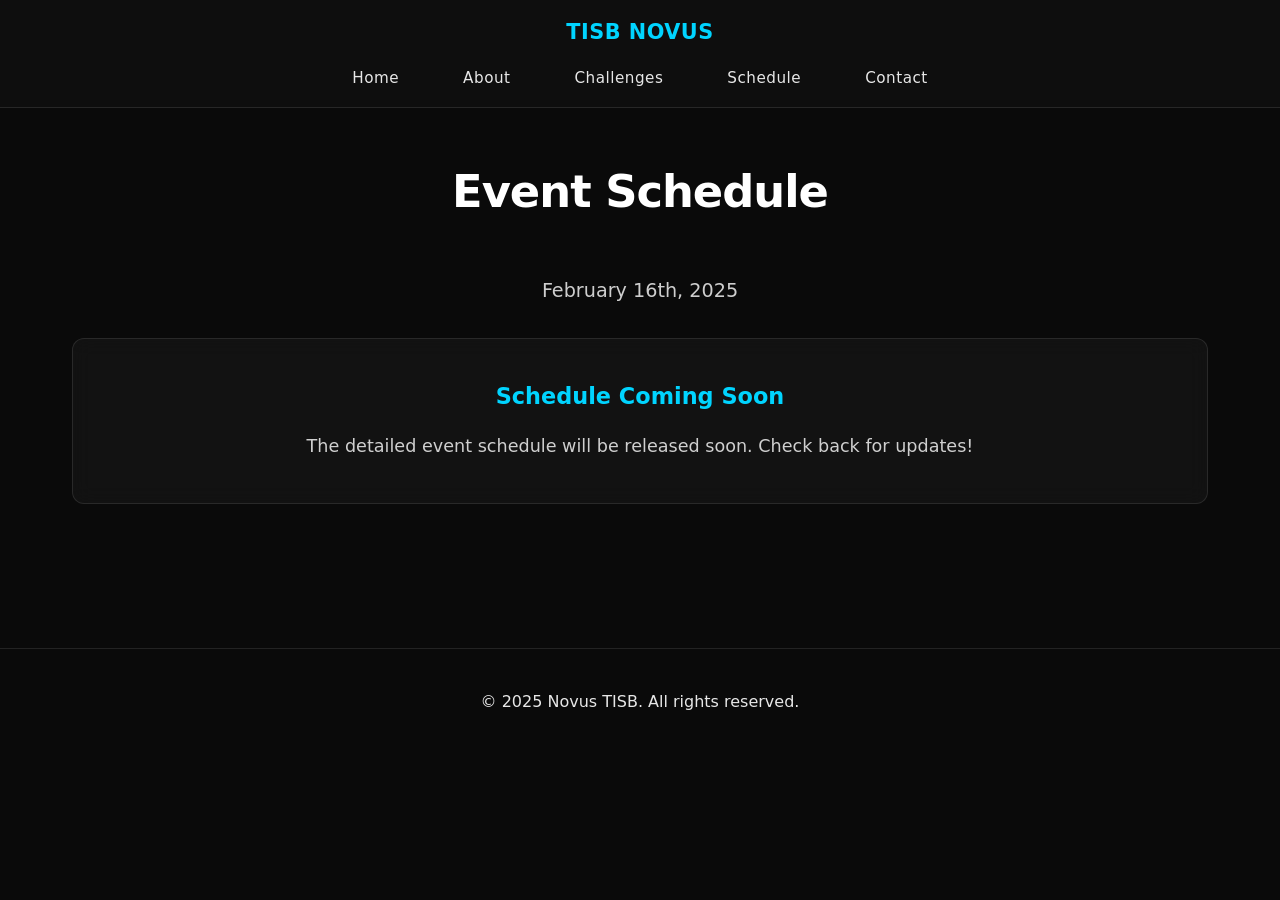
<file: schedule.html>
<!DOCTYPE html>
<html lang="en">
<head>
    <meta charset="UTF-8">
    <meta name="viewport" content="width=device-width, initial-scale=1.0">
    <title>Schedule - Novus</title>
    <link rel="icon" type="image/x-icon" href="favicon.ico">
    <link rel="stylesheet" href="style.css">
</head>
<body>
    <nav>
        <div class="nav-container">
            <div class="nav-logo">TISB NOVUS</div>
            <ul>
                <li><a href="index.html" class="nav-link">Home</a></li>
                <li><a href="about.html" class="nav-link">About</a></li>
                <li><a href="challenges.html" class="nav-link">Challenges</a></li>
                <li><a href="schedule.html" class="nav-link">Schedule</a></li>
                <li><a href="contact.html" class="nav-link">Contact</a></li>
            </ul>
        </div>
    </nav>

    <div class="container">
        <h2>Event Schedule</h2>
        <p style="text-align: center; font-size: 1.2rem; margin-bottom: 2rem; color: rgba(255, 255, 255, 0.8);">February 16th, 2025</p>

        <div class="card" style="text-align: center;">
            <h3>Schedule Coming Soon</h3>
            <p style="font-size: 1.1rem;">
                The detailed event schedule will be released soon. Check back for updates!
            </p>
        </div>
    </div>

    <footer>
        <p>&copy; 2025 Novus TISB. All rights reserved.</p>
    </footer>
</body>
</html>
</file>
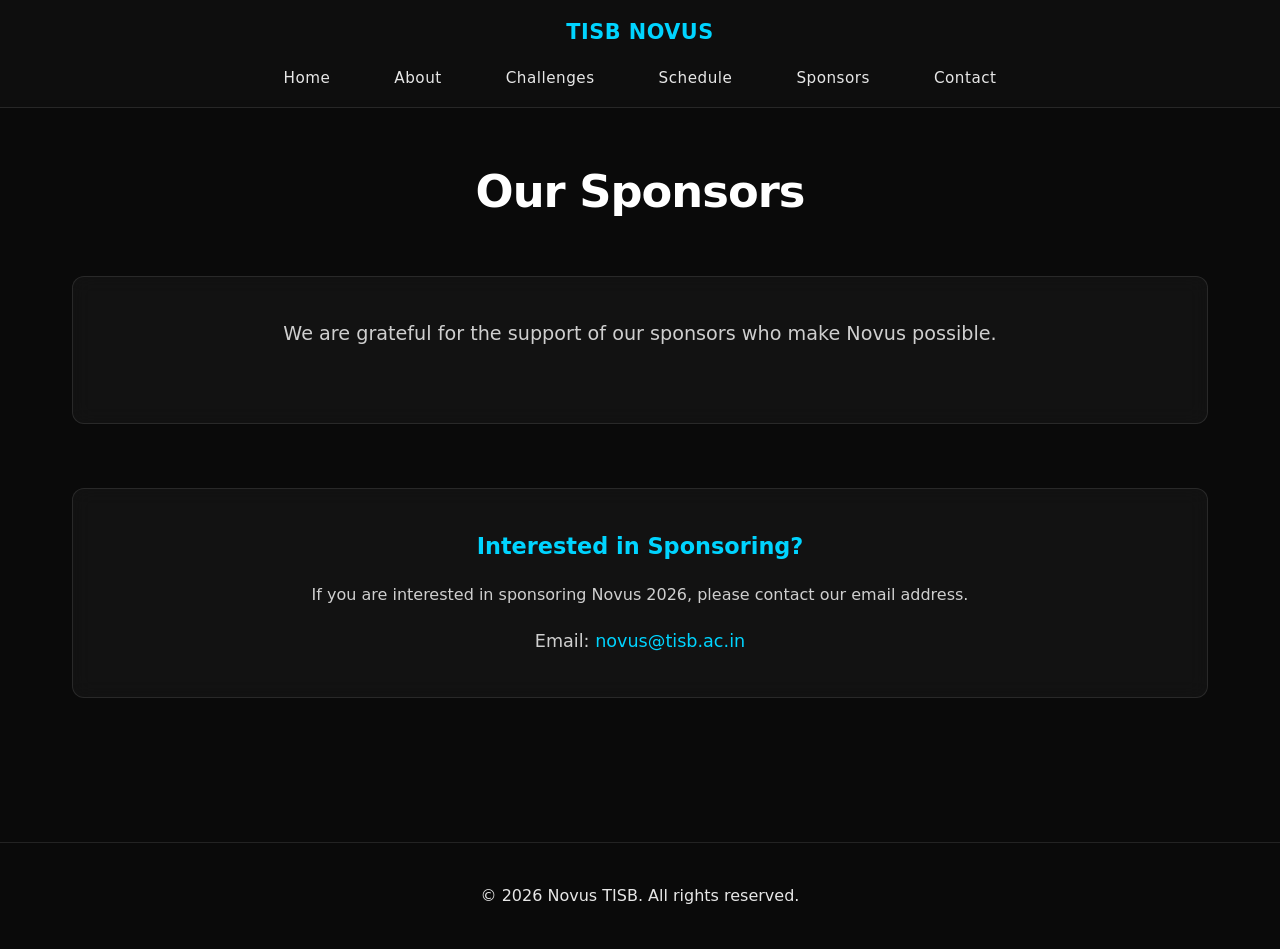
<file: sponsors.html>
<!DOCTYPE html>
<html lang="en">
<head>
    <meta charset="UTF-8">
    <meta name="viewport" content="width=device-width, initial-scale=1.0">
    <title>Sponsors - Novus</title>
    <link rel="icon" type="image/x-icon" href="favicon.ico">
    <link rel="stylesheet" href="style.css">
</head>
<body>
    <nav>
        <div class="nav-container">
            <div class="nav-logo">TISB NOVUS</div>
            <ul>
                <li><a href="index.html" class="nav-link">Home</a></li>
                <li><a href="about.html" class="nav-link">About</a></li>
                <li><a href="challenges.html" class="nav-link">Challenges</a></li>
                <li><a href="schedule.html" class="nav-link">Schedule</a></li>
                <li><a href="sponsors.html" class="nav-link">Sponsors</a></li>
                <li><a href="contact.html" class="nav-link">Contact</a></li>
            </ul>
        </div>
    </nav>

    <div class="container">
        <h2>Our Sponsors</h2>
        
        <div class="card" style="text-align: center;">
            <p style="font-size: 1.2rem; margin-bottom: 2rem;">
                We are grateful for the support of our sponsors who make Novus possible.
            </p>
        </div>

        <div class="card" style="margin-top: 4rem; text-align: center;">
            <h3>Interested in Sponsoring?</h3>
            <p style="margin-top: 1rem;">
                If you are interested in sponsoring Novus 2026, please contact our email address.
            </p>
            <p style="margin-top: 1rem; font-size: 1.1rem;">
                Email: <a href="novus@tisb.ac.in" style="color: #00d4ff; text-decoration: none;">novus@tisb.ac.in</a>
            </p>
        </div>
    </div>

    <footer>
        <p>&copy; 2026 Novus TISB. All rights reserved.</p>
    </footer>
</body>
</html>
</file>
<file: style.css>
* {
    margin: 0;
    padding: 0;
    box-sizing: border-box;
}

body {
    font-family: 'Inter', -apple-system, BlinkMacSystemFont, system-ui, sans-serif;
    line-height: 1.6;
    color: #1a1a1a;
    background: #0a0a0a;
}

/* Navigation */
nav {
    background: rgba(15, 15, 15, 0.95);
    backdrop-filter: blur(10px);
    padding: 1rem 0;
    position: sticky;
    top: 0;
    z-index: 1000;
    border-bottom: 1px solid rgba(255, 255, 255, 0.1);
}

.nav-container {
    max-width: 1400px;
    margin: 0 auto;
    padding: 0 2rem;
    display: flex;
    flex-direction: column;
    align-items: center;
    gap: 1rem;
}

.nav-logo {
    color: #00d4ff;
    font-size: 1.3rem;
    font-weight: 700;
    letter-spacing: 0.5px;
}

nav ul {
    list-style: none;
    display: flex;
    flex-wrap: wrap;
    justify-content: center;
    gap: 2rem;
    padding: 0;
    margin: 0;
}

nav a {
    color: rgba(255, 255, 255, 0.9);
    text-decoration: none;
    font-weight: 500;
    font-size: 0.95rem;
    letter-spacing: 0.5px;
    transition: all 0.3s ease;
    padding: 0.5rem 1rem;
    border-radius: 6px;
}

nav a:hover, nav a.active {
    color: #00d4ff;
    background: rgba(0, 212, 255, 0.1);
}

/* Hero Section */
.hero {
    background: linear-gradient(180deg, #0f0f0f 0%, #1a1a1a 100%);
    color: white;
    padding: 8rem 2rem 6rem;
    text-align: center;
    position: relative;
    overflow: hidden;
}

.hero::before {
    content: '';
    position: absolute;
    top: 0;
    left: 0;
    right: 0;
    bottom: 0;
    background: radial-gradient(circle at 50% 50%, rgba(0, 212, 255, 0.1) 0%, transparent 70%);
}

.hero h1 {
    font-size: 5rem;
    margin-bottom: 1rem;
    font-weight: 700;
    letter-spacing: -2px;
    position: relative;
    background: linear-gradient(135deg, #ffffff 0%, #00d4ff 100%);
    -webkit-background-clip: text;
    -webkit-text-fill-color: transparent;
    background-clip: text;
}

.hero p {
    font-size: 1.3rem;
    margin-bottom: 2rem;
    position: relative;
    color: rgba(255, 255, 255, 0.7);
    font-weight: 300;
    letter-spacing: 1px;
}

.hero .date {
    font-size: 1.8rem;
    font-weight: 600;
    background: rgba(0, 212, 255, 0.1);
    border: 1px solid rgba(0, 212, 255, 0.3);
    padding: 1rem 2.5rem;
    border-radius: 50px;
    display: inline-block;
    position: relative;
    color: #00d4ff;
    letter-spacing: 1px;
}

/* Content Container */
.container {
    max-width: 1200px;
    margin: 0 auto;
    padding: 3rem 2rem;
}

h2 {
    color: #ffffff;
    font-size: 2.8rem;
    margin-bottom: 3rem;
    text-align: center;
    font-weight: 700;
    letter-spacing: -1px;
}

/* Cards */
.card {
    background: rgba(20, 20, 20, 0.8);
    backdrop-filter: blur(10px);
    padding: 2.5rem;
    border-radius: 12px;
    border: 1px solid rgba(255, 255, 255, 0.1);
    margin-bottom: 2rem;
    transition: all 0.3s ease;
}

.card:hover {
    border-color: rgba(0, 212, 255, 0.3);
    box-shadow: 0 8px 32px rgba(0, 212, 255, 0.1);
}

.card h3 {
    color: #00d4ff;
    margin-bottom: 1rem;
    font-weight: 600;
    font-size: 1.4rem;
}

.card p {
    color: rgba(255, 255, 255, 0.8);
    line-height: 1.8;
}

.card ul {
    color: rgba(255, 255, 255, 0.8);
}

/* Challenge Section */
.challenges-grid {
    display: grid;
    grid-template-columns: repeat(auto-fit, minmax(300px, 1fr));
    gap: 2rem;
    margin-top: 2rem;
}

.challenge-card {
    background: rgba(20, 20, 20, 0.8);
    backdrop-filter: blur(10px);
    padding: 2rem;
    border-radius: 12px;
    border: 1px solid rgba(255, 255, 255, 0.1);
    border-left: 3px solid #00d4ff;
    transition: all 0.3s ease;
}

.challenge-card:hover {
    border-color: rgba(0, 212, 255, 0.5);
    box-shadow: 0 8px 32px rgba(0, 212, 255, 0.15);
}

.challenge-card h3 {
    color: #00d4ff;
    margin-bottom: 1rem;
    font-weight: 600;
}

.challenge-card p {
    color: rgba(255, 255, 255, 0.8);
}

.challenge-card ul {
    color: rgba(255, 255, 255, 0.7);
}

/* PDF Viewer */
.pdf-container {
    background: rgba(20, 20, 20, 0.8);
    backdrop-filter: blur(10px);
    padding: 2rem;
    border-radius: 12px;
    border: 1px solid rgba(255, 255, 255, 0.1);
    margin: 2rem 0;
}

.pdf-embed {
    width: 100%;
    height: 800px;
    border: none;
    border-radius: 8px;
    background: #1a1a1a;
}

.pdf-placeholder {
    background: rgba(0, 212, 255, 0.05);
    border: 2px dashed rgba(0, 212, 255, 0.3);
    border-radius: 12px;
    padding: 4rem 2rem;
    text-align: center;
    color: rgba(0, 212, 255, 0.6);
}

.pdf-placeholder h3 {
    color: #00d4ff;
    margin-bottom: 1rem;
    font-size: 1.3rem;
}

.pdf-placeholder p {
    color: rgba(255, 255, 255, 0.5);
    font-size: 0.95rem;
    line-height: 1.6;
}

.pdf-placeholder code {
    background: rgba(0, 212, 255, 0.1);
    padding: 0.3rem 0.6rem;
    border-radius: 4px;
    font-family: 'Courier New', monospace;
    color: #00d4ff;
    font-size: 0.9rem;
}

/* Schedule */
.schedule-item {
    background: rgba(20, 20, 20, 0.8);
    backdrop-filter: blur(10px);
    padding: 1.8rem;
    border-radius: 12px;
    margin-bottom: 1rem;
    display: flex;
    align-items: center;
    gap: 2rem;
    border: 1px solid rgba(255, 255, 255, 0.1);
    transition: all 0.3s ease;
}

.schedule-item:hover {
    border-color: rgba(0, 212, 255, 0.3);
    box-shadow: 0 4px 24px rgba(0, 212, 255, 0.1);
}

.time {
    background: linear-gradient(135deg, rgba(0, 212, 255, 0.2) 0%, rgba(0, 212, 255, 0.1) 100%);
    color: #00d4ff;
    padding: 1rem;
    border-radius: 10px;
    font-weight: 600;
    min-width: 120px;
    text-align: center;
    border: 1px solid rgba(0, 212, 255, 0.3);
    font-size: 1.1rem;
}

.event-details h3 {
    color: #ffffff;
    margin-bottom: 0.5rem;
    font-weight: 600;
}

.event-details p {
    color: rgba(255, 255, 255, 0.7);
}

/* Contact */
.contact-info {
    display: grid;
    grid-template-columns: repeat(auto-fit, minmax(250px, 1fr));
    gap: 2rem;
    margin-top: 2rem;
}

.contact-card {
    background: rgba(20, 20, 20, 0.8);
    backdrop-filter: blur(10px);
    padding: 2rem;
    border-radius: 12px;
    border: 1px solid rgba(255, 255, 255, 0.1);
    text-align: center;
    transition: all 0.3s ease;
}

.contact-card:hover {
    border-color: rgba(0, 212, 255, 0.3);
    box-shadow: 0 8px 32px rgba(0, 212, 255, 0.1);
}

.contact-card h3 {
    color: #00d4ff;
    margin-bottom: 1rem;
    font-weight: 600;
}

.contact-card p {
    color: rgba(255, 255, 255, 0.8);
}

/* Reflections */
.reflection-content {
    background: rgba(20, 20, 20, 0.8);
    backdrop-filter: blur(10px);
    padding: 2.5rem;
    border-radius: 12px;
    border: 1px solid rgba(255, 255, 255, 0.1);
    margin-bottom: 2rem;
}

.reflection-content h3 {
    color: #00d4ff;
    font-weight: 600;
}

.reflection-content p {
    color: rgba(255, 255, 255, 0.8);
}

.image-placeholder {
    background: rgba(0, 212, 255, 0.05);
    border: 2px dashed rgba(0, 212, 255, 0.3);
    border-radius: 12px;
    padding: 3rem;
    text-align: center;
    margin: 1rem 0;
    color: rgba(0, 212, 255, 0.6);
    font-style: italic;
}

/* Call to Action Button */
.cta-button {
    display: inline-block;
    background: linear-gradient(135deg, rgba(0, 212, 255, 0.2) 0%, rgba(0, 212, 255, 0.1) 100%);
    border: 2px solid rgba(0, 212, 255, 0.5);
    color: #00d4ff;
    padding: 1rem 2.5rem;
    border-radius: 50px;
    font-size: 1.1rem;
    font-weight: 600;
    text-decoration: none;
    transition: all 0.3s ease;
    cursor: not-allowed;
    opacity: 0.7;
    margin-top: 2rem;
}

.cta-button:hover {
    background: linear-gradient(135deg, rgba(0, 212, 255, 0.3) 0%, rgba(0, 212, 255, 0.2) 100%);
    border-color: rgba(0, 212, 255, 0.7);
    box-shadow: 0 8px 32px rgba(0, 212, 255, 0.2);
}

/* Footer */
footer {
    background: rgba(10, 10, 10, 0.95);
    color: rgba(255, 255, 255, 0.7);
    text-align: center;
    padding: 2.5rem;
    margin-top: 4rem;
    border-top: 1px solid rgba(255, 255, 255, 0.1);
}

footer p:first-child {
    color: rgba(255, 255, 255, 0.9);
}

/* Responsive */
@media (max-width: 768px) {
    .hero h1 {
        font-size: 2.5rem;
    }
    
    .hero p {
        font-size: 1.2rem;
    }

    .nav-container {
        gap: 1rem;
    }

    nav ul {
        gap: 1rem;
    }

    .schedule-item {
        flex-direction: column;
        text-align: center;
    }

    .cta-button {
        width: 100%;
    }
}
</file>
